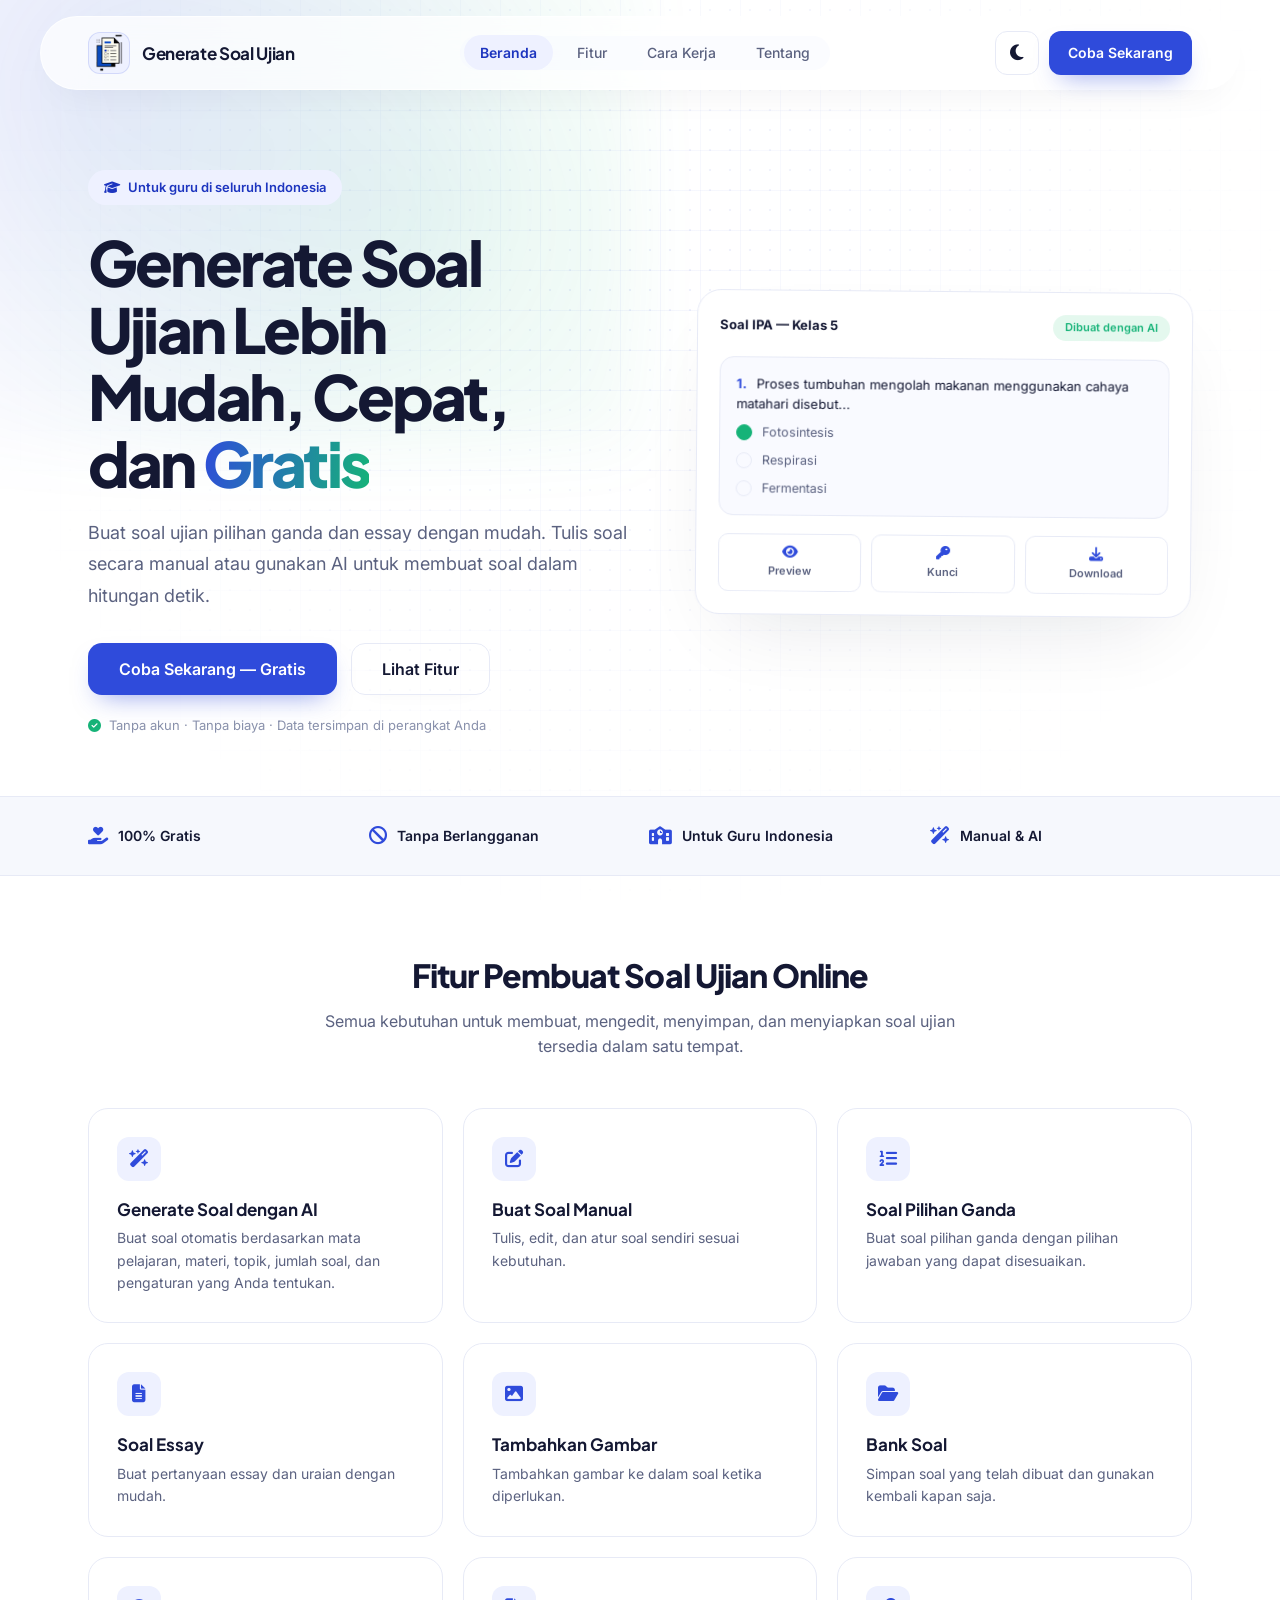
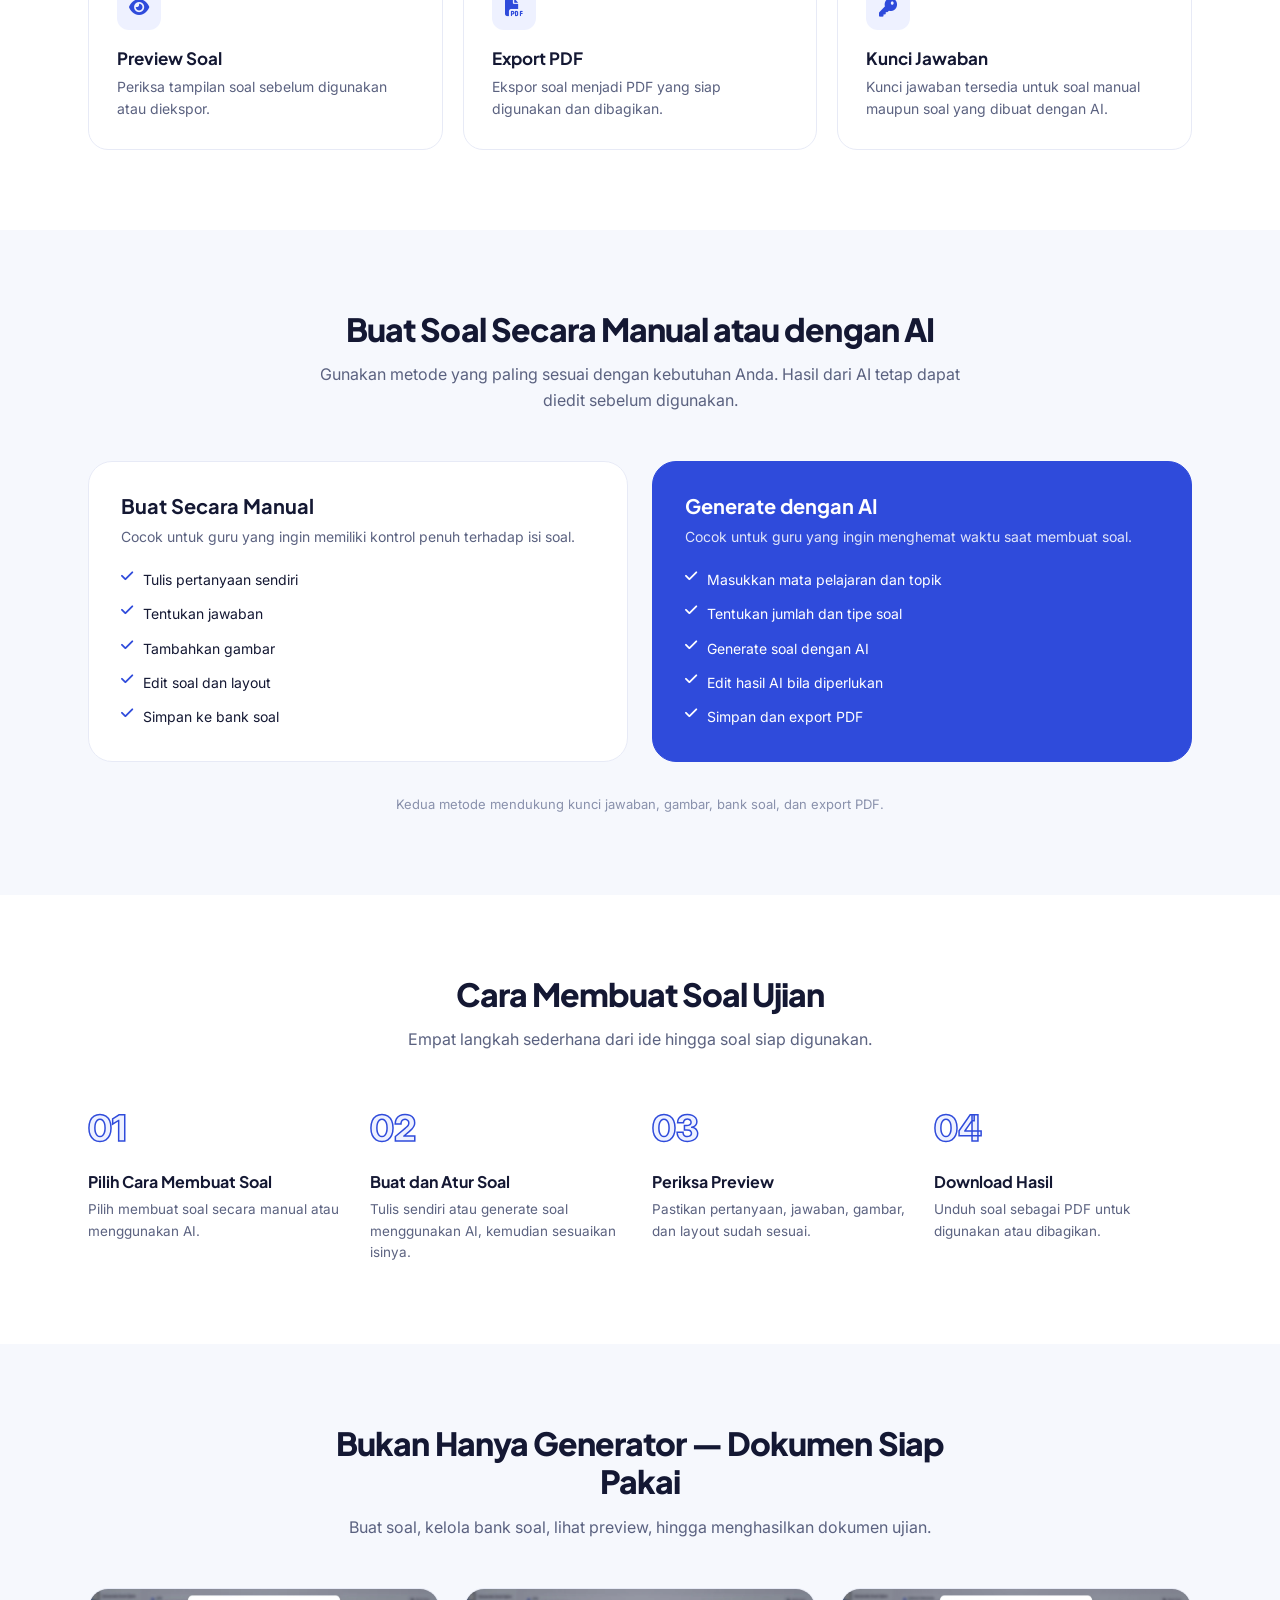
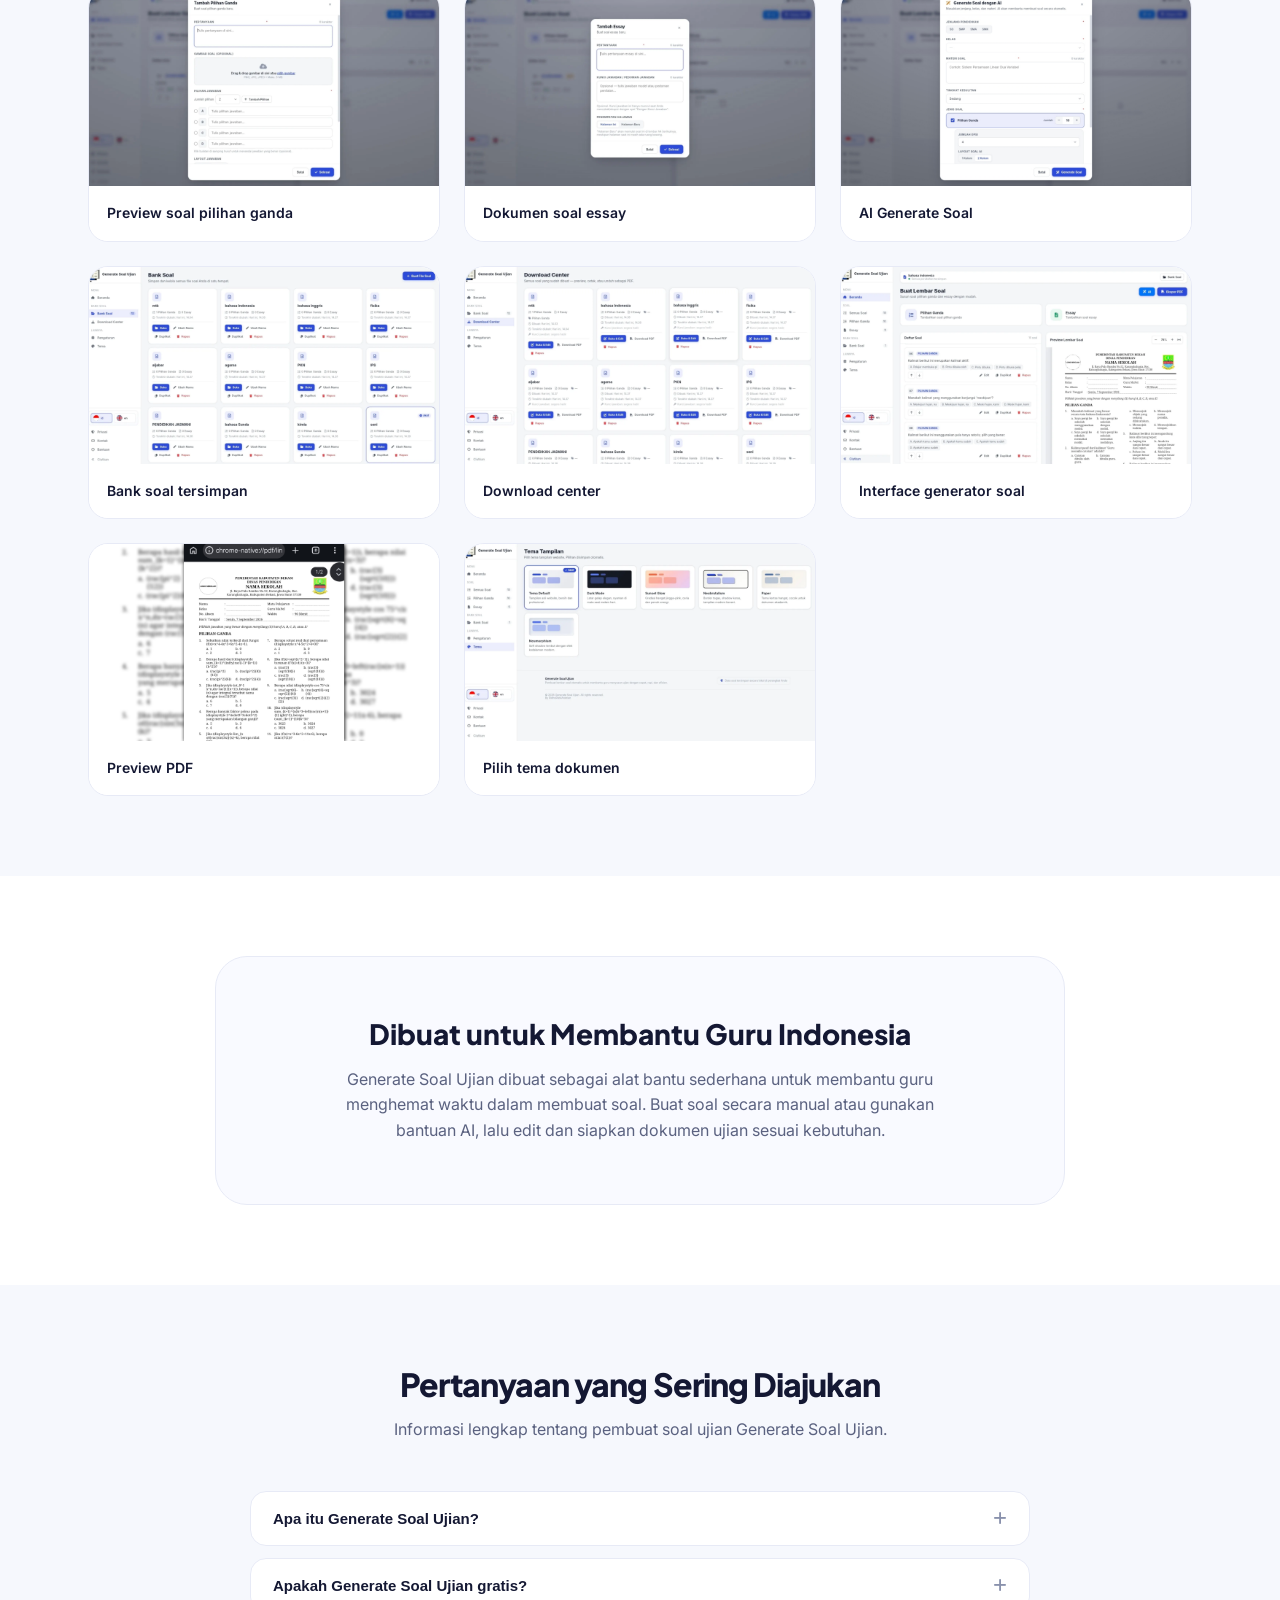
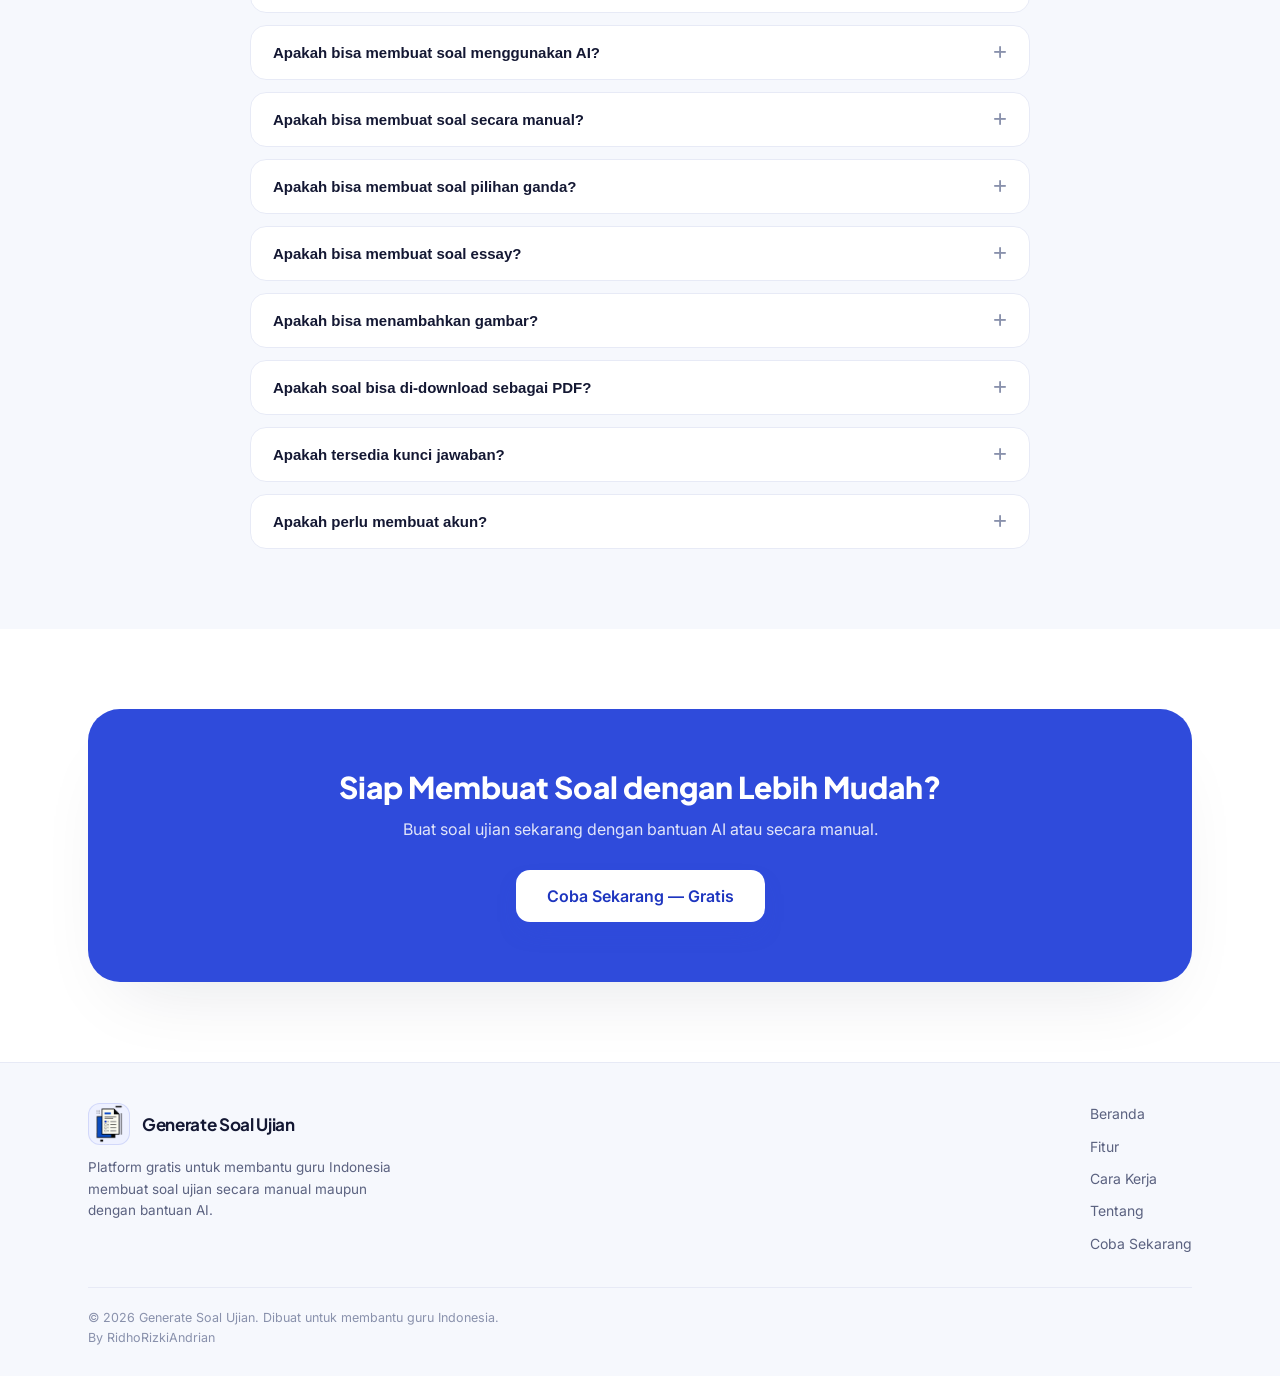
<file: index.html>
<!DOCTYPE html>
<html lang="id-ID">
<head>
  <!-- =========================
       BASIC / SEO
  ========================== -->
  <meta name="google-site-verification" content="b1ZNHB8lfGbb6e_1svlCBEFYH6WfNZKRrjeo1lrGw88" />
  <meta charset="UTF-8">
  <meta name="viewport" content="width=device-width, initial-scale=1.0, viewport-fit=cover">

  <title>Generate Soal Ujian Gratis dengan AI | Pembuat Soal Online</title>

  <meta name="description" content="Generate soal ujian gratis dengan AI. Buat soal pilihan ganda dan essay untuk guru dan siswa, lengkap dengan kunci jawaban, preview, bank soal, dan PDF.">

  <meta name="author" content="Generate Soal Ujian">
  <meta name="keywords" content="generate soal ujian, generator soal ujian, pembuat soal ujian, generator soal AI, soal pilihan ganda, soal essay">
  <meta name="referrer" content="strict-origin-when-cross-origin">
  <meta name="robots" content="index, follow, max-image-preview:large, max-snippet:-1, max-video-preview:-1">

  <link rel="canonical" href="https://www.generatesoalujian.xyz/">

  <!-- Theme -->
  <meta name="theme-color" content="#2f4bdb">
  <meta name="color-scheme" content="light dark">

  <!-- =========================
       FAVICON
  ========================== -->
  <link rel="icon" href="/app/images/favicon-32.png" sizes="32x32" type="image/png">
  <link rel="icon" href="/app/images/side.png" sizes="1080x1080" type="image/png">
  <link rel="apple-touch-icon" href="/app/images/apple-touch-icon.png">

  <link rel="manifest" href="/manifest.json">

  <!-- =========================
       OPEN GRAPH
  ========================== -->
  <meta property="og:type" content="website">
  <meta property="og:site_name" content="Generate Soal Ujian">
  <meta property="og:title" content="Generate Soal Ujian Gratis dengan AI | Pembuat Soal Online">
  <meta property="og:description" content="Buat soal pilihan ganda dan essay dengan AI atau secara manual. Gratis, tanpa akun, dan dapat diekspor menjadi PDF.">
  <meta property="og:url" content="https://www.generatesoalujian.xyz/">
  <meta property="og:locale" content="id_ID">
  <meta property="og:image" content="https://www.generatesoalujian.xyz/app/images/og-cover.jpg">
  <meta property="og:image:width" content="1080">
  <meta property="og:image:height" content="1080">
  <meta property="og:image:type" content="image/jpeg">
  <meta property="og:image:alt" content="Generate soal ujian dengan AI untuk membuat soal pilihan ganda dan essay">
  <meta property="og:image:secure_url" content="https://www.generatesoalujian.xyz/app/images/og-cover.jpg">

  <!-- =========================
       TWITTER / X
  ========================== -->
  <meta name="twitter:card" content="summary_large_image">
  <meta name="twitter:title" content="Generate Soal Ujian Gratis dengan AI | Pembuat Soal Online">
  <meta name="twitter:url" content="https://www.generatesoalujian.xyz/">
  <meta name="twitter:description" content="Buat soal pilihan ganda dan essay dengan AI atau manual. Gratis, tanpa akun, dan siap download PDF.">
  <meta name="twitter:image" content="https://www.generatesoalujian.xyz/app/images/og-cover.jpg">
  <meta name="twitter:image:alt" content="Generate Soal Ujian - Pembuat soal ujian dengan AI">

  <!-- =========================
       PERFORMANCE
  ========================== -->
  <link rel="preconnect" href="https://fonts.googleapis.com">
  <link rel="preconnect" href="https://fonts.gstatic.com" crossorigin>
  <link rel="preconnect" href="https://cdnjs.cloudflare.com" crossorigin>
  <link rel="dns-prefetch" href="//cdnjs.cloudflare.com">

  <!-- CSS non-kritis dimuat secara asinkron (teknik media="print" swap)
       agar tidak memblokir render pertama halaman. Teknik ini dipilih
       daripada rel="preload" agar tidak memicu warning "preloaded but
       not used" di Chrome DevTools Console. -->
  <link
    rel="stylesheet"
    href="https://fonts.googleapis.com/css2?family=Inter:wght@400;500;600&family=Plus+Jakarta+Sans:wght@500;600;700;800&display=swap"
    media="print"
    onload="this.media='all'"
  >
  <noscript>
    <link
      rel="stylesheet"
      href="https://fonts.googleapis.com/css2?family=Inter:wght@400;500;600&family=Plus+Jakarta+Sans:wght@500;600;700;800&display=swap"
    >
  </noscript>

  <link
    rel="preload"
    as="image"
    href="/app/images/side-96.png"
    fetchpriority="high"
  >

  <link
    rel="stylesheet"
    href="https://cdnjs.cloudflare.com/ajax/libs/font-awesome/6.5.1/css/all.min.css"
    media="print"
    onload="this.media='all'"
  >
  <noscript>
    <link
      rel="stylesheet"
      href="https://cdnjs.cloudflare.com/ajax/libs/font-awesome/6.5.1/css/all.min.css"
    >
  </noscript>

  <!-- =========================
       GOOGLE ADSENSE
       Dimuat HANYA saat ada interaksi nyata dari pengguna (scroll,
       tap, gerak mouse, dsb). Sengaja TIDAK ada timer pendek yang
       memaksa iklan dimuat otomatis, karena audit performa (Lighthouse/
       PageSpeed) mengukur beban CPU tepat di jendela waktu setelah
       halaman selesai load — begitu ada timer otomatis di rentang itu,
       skor performa ikut anjlok walau pengguna diam saja. Dengan hanya
       menunggu interaksi asli, skor pengukuran tetap bersih dan
       pengunjung sungguhan (hampir selalu scroll saat membaca) tetap
       mendapat iklan. Fallback 20 detik hanya jaring pengaman untuk
       kasus langka (halaman dibiarkan terbuka tanpa disentuh sama sekali).
  ========================== -->
  <script>
    (function () {
      var loaded = false;

      function loadAdsense() {
        if (loaded) return;
        loaded = true;
        var s = document.createElement("script");
        s.id = "adsbygoogle-js";
        s.async = true;
        s.src = "https://pagead2.googlesyndication.com/pagead/js/adsbygoogle.js?client=ca-pub-7945152467659655";
        s.crossOrigin = "anonymous";
        document.head.appendChild(s);
        interactionEvents.forEach(function (evt) {
          window.removeEventListener(evt, loadAdsense, { passive: true });
        });
      }

      var interactionEvents = ["scroll", "touchstart", "mousemove", "keydown", "click"];

      interactionEvents.forEach(function (evt) {
        window.addEventListener(evt, loadAdsense, { passive: true, once: true });
      });

      window.addEventListener("load", function () {
        setTimeout(loadAdsense, 20000);
      });
    })();
  </script>

  <!-- =========================
       STRUCTURED DATA
  ========================== -->
  <script type="application/ld+json">
{"@context":"https://schema.org","@graph":[{"@type":"Organization","@id":"https://www.generatesoalujian.xyz/#organization","name":"Generate Soal Ujian","url":"https://www.generatesoalujian.xyz/","description":"Platform online untuk membuat dan generate soal ujian pilihan ganda dan essay dengan AI maupun secara manual.","areaServed":{"@type":"Country","name":"Indonesia"},"logo":{"@type":"ImageObject","url":"https://www.generatesoalujian.xyz/app/images/side.png","width":1080,"height":1080}},{"@type":"WebSite","@id":"https://www.generatesoalujian.xyz/#website","url":"https://www.generatesoalujian.xyz/","name":"Generate Soal Ujian","description":"Platform gratis untuk membuat soal ujian pilihan ganda dan essay dengan AI maupun secara manual.","inLanguage":"id-ID","publisher":{"@id":"https://www.generatesoalujian.xyz/#organization"}},{"@type":"WebPage","@id":"https://www.generatesoalujian.xyz/#webpage","url":"https://www.generatesoalujian.xyz/","name":"Generate Soal Ujian Gratis dengan AI","description":"Buat soal ujian pilihan ganda dan essay dengan AI atau secara manual.","isPartOf":{"@id":"https://www.generatesoalujian.xyz/#website"},"about":{"@id":"https://www.generatesoalujian.xyz/#application"},"primaryImageOfPage":{"@type":"ImageObject","url":"https://www.generatesoalujian.xyz/app/images/og-cover.jpg","width":1080,"height":1080},"mainEntity":{"@id":"https://www.generatesoalujian.xyz/#application"},"keywords":"generate soal ujian, generator soal ujian, pembuat soal ujian, generator soal AI","inLanguage":"id-ID"},{"@type":"WebApplication","@id":"https://www.generatesoalujian.xyz/#application","name":"Generate Soal Ujian","url":"https://www.generatesoalujian.xyz/app/","description":"Aplikasi pembuat soal ujian online untuk membuat soal pilihan ganda dan essay menggunakan AI maupun secara manual.","applicationCategory":"EducationalApplication","applicationSubCategory":"Exam Question Generator","operatingSystem":"Any","browserRequirements":"Requires JavaScript and a modern web browser","inLanguage":"id-ID","screenshot":"https://www.generatesoalujian.xyz/app/images/beranda.webp","featureList":["Generate soal ujian dengan AI","Membuat soal secara manual","Soal pilihan ganda","Soal essay","Bank soal","Preview soal","Export PDF","Kunci jawaban"],"isAccessibleForFree":true,"offers":{"@type":"Offer","price":"0","priceCurrency":"IDR"},"publisher":{"@id":"https://www.generatesoalujian.xyz/#organization"}},{"@type":"BreadcrumbList","@id":"https://www.generatesoalujian.xyz/#breadcrumb","itemListElement":[{"@type":"ListItem","position":1,"name":"Beranda","item":"https://www.generatesoalujian.xyz/"}]},{"@type":"FAQPage","@id":"https://www.generatesoalujian.xyz/#faq","inLanguage":"id-ID","mainEntity":[{"@type":"Question","name":"Apa itu Generate Soal Ujian?","acceptedAnswer":{"@type":"Answer","text":"Generate Soal Ujian adalah platform online gratis untuk membantu guru membuat soal ujian secara manual maupun menggunakan AI."}},{"@type":"Question","name":"Apakah Generate Soal Ujian gratis?","acceptedAnswer":{"@type":"Answer","text":"Ya. Generate Soal Ujian dapat digunakan secara gratis tanpa biaya berlangganan."}},{"@type":"Question","name":"Apakah bisa membuat soal menggunakan AI?","acceptedAnswer":{"@type":"Answer","text":"Bisa. Pengguna dapat menentukan mata pelajaran, topik, jumlah soal, dan tipe soal untuk membantu AI membuat soal."}},{"@type":"Question","name":"Apakah bisa membuat soal secara manual?","acceptedAnswer":{"@type":"Answer","text":"Bisa. Pengguna dapat menulis pertanyaan, menentukan jawaban, menambahkan gambar, dan mengatur soal secara manual."}},{"@type":"Question","name":"Apakah bisa membuat soal pilihan ganda?","acceptedAnswer":{"@type":"Answer","text":"Bisa. Pengguna dapat membuat soal pilihan ganda dengan pilihan jawaban yang dapat disesuaikan."}},{"@type":"Question","name":"Apakah bisa membuat soal essay?","acceptedAnswer":{"@type":"Answer","text":"Bisa. Platform mendukung pembuatan soal essay dan pertanyaan uraian."}},{"@type":"Question","name":"Apakah bisa menambahkan gambar?","acceptedAnswer":{"@type":"Answer","text":"Bisa. Gambar dapat ditambahkan ke dalam soal jika diperlukan."}},{"@type":"Question","name":"Apakah soal bisa di-download sebagai PDF?","acceptedAnswer":{"@type":"Answer","text":"Bisa. Soal yang dibuat dapat diekspor menjadi dokumen PDF."}},{"@type":"Question","name":"Apakah tersedia kunci jawaban?","acceptedAnswer":{"@type":"Answer","text":"Ya. Kunci jawaban tersedia untuk soal yang dibuat secara manual maupun dengan bantuan AI."}},{"@type":"Question","name":"Apakah perlu membuat akun?","acceptedAnswer":{"@type":"Answer","text":"Tidak perlu membuat akun untuk mulai menggunakan Generate Soal Ujian."}}]}]}
  </script>

  <style>
:root{--primary:#2f4bdb;--primary-dark:#1d35bf;--primary-soft:#eef1ff;--accent:#16b378;--accent-soft:#e4f8ee;--ink:#141833;--ink-soft:#5b6280;--ink-faint:#8991ac;--bg:#fff;--bg-soft:#f6f8fd;--bg-pattern-line:rgba(47,75,219,.07);--bg-pattern-dot:rgba(47,75,219,.12);--bg-glow-primary:rgba(47,75,219,.12);--bg-glow-accent:rgba(22,179,120,.10);--border:#e7eaf6;--card-bg:#fff;--card-bg-soft:#f9faff;--navbar-bg:rgba(255,255,255,.75);--navbar-border:rgba(255,255,255,.65);--shadow-color:rgba(20,24,51,.08);--shadow-lg-color:rgba(20,24,51,.12);--radius:16px;--radius-lg:28px;--shadow-sm:0 8px 24px -18px var(--shadow-color);--shadow:0 22px 55px -28px var(--shadow-color);--shadow-lg:0 35px 80px -35px var(--shadow-lg-color);--container:1160px;--btn-height:48px;--btn-radius:14px;--transition:220ms cubic-bezier(.2,.8,.2,1)}body.dark-mode{--primary:#6c8aff;--primary-dark:#8ba3ff;--primary-soft:#1e2a5a;--accent:#34d399;--accent-soft:#0d3329;--ink:#f0f2ff;--ink-soft:#a6b0d0;--ink-faint:#7a83a6;--bg:#0b0e1a;--bg-soft:#111527;--bg-pattern-line:rgba(255,255,255,.04);--bg-pattern-dot:rgba(255,255,255,.07);--bg-glow-primary:rgba(108,138,255,.10);--bg-glow-accent:rgba(52,211,153,.08);--border:#222a44;--card-bg:#151b32;--card-bg-soft:#1b2140;--navbar-bg:rgba(15,18,38,.75);--navbar-border:rgba(255,255,255,.08);--shadow-color:rgba(0,0,0,.35);--shadow-lg-color:rgba(0,0,0,.5)}*{box-sizing:border-box;margin:0;padding:0}html{scroll-behavior:smooth;-webkit-text-size-adjust:100%}body{font-family:'Inter',system-ui,sans-serif;color:var(--ink);background:var(--bg);line-height:1.6;-webkit-font-smoothing:antialiased;overflow-x:hidden;transition:background .4s ease,color .3s ease;position:relative}body::before{content:"";position:fixed;inset:0;pointer-events:none;z-index:-1;background-image:linear-gradient(var(--bg-pattern-line) 1px,transparent 1px),linear-gradient(90deg,var(--bg-pattern-line) 1px,transparent 1px),radial-gradient(var(--bg-pattern-dot) 1.2px,transparent 1.2px);background-size:40px 40px,40px 40px,20px 20px;background-position:center,center,0 0;mask-image:radial-gradient(ellipse at 50% 30%,rgba(0,0,0,.7) 0%,transparent 75%);-webkit-mask-image:radial-gradient(ellipse at 50% 30%,rgba(0,0,0,.7) 0%,transparent 75%)}body::after{content:"";position:fixed;top:-10%;left:-10%;width:60%;height:60%;pointer-events:none;z-index:-1;background:radial-gradient(circle at 30% 30%,var(--bg-glow-primary),transparent 70%),radial-gradient(circle at 70% 60%,var(--bg-glow-accent),transparent 70%);filter:blur(30px);animation:floatGlow 18s ease-in-out infinite alternate}@keyframes floatGlow{from{transform:translate(0,0) scale(1)}to{transform:translate(4%,6%) scale(1.05)}}img{max-width:100%;display:block}a{color:inherit;text-decoration:none}h1,h2,h3,.brand-name{font-family:'Plus Jakarta Sans',sans-serif;line-height:1.2;color:var(--ink)}.wrap{max-width:var(--container);margin:0 auto;padding:0 28px;position:relative}:focus-visible{outline:3px solid var(--primary);outline-offset:3px;border-radius:6px}.btn{display:inline-flex;align-items:center;justify-content:center;gap:8px;height:var(--btn-height);padding:0 24px;border-radius:var(--btn-radius);font-weight:600;font-size:15px;line-height:1;border:1px solid transparent;cursor:pointer;transition:transform var(--transition),box-shadow var(--transition),background var(--transition),border-color var(--transition);white-space:nowrap}.btn:active{transform:scale(.97)}.btn-primary{background:var(--primary);color:#fff;box-shadow:0 12px 26px -12px rgba(47,75,219,.55);position:relative;overflow:hidden}.btn-primary:hover{background:var(--primary-dark);transform:translateY(-2px);box-shadow:0 16px 28px -12px rgba(47,75,219,.7)}.btn-ghost{background:transparent;color:var(--ink);border-color:var(--border);box-shadow:var(--shadow-sm)}.btn-ghost:hover{border-color:var(--primary);color:var(--primary);background:var(--primary-soft);transform:translateY(-2px)}.btn-lg{height:52px;padding:0 30px;font-size:16px}.skip-link{position:absolute;left:-999px;top:0;background:var(--primary);color:#fff;padding:10px 18px;border-radius:0 0 12px 0;z-index:200}.skip-link:focus{left:0}.navbar{position:sticky;top:16px;z-index:120;margin:16px auto 0;max-width:calc(var(--container) + 40px);border-radius:999px;background:var(--navbar-bg);backdrop-filter:blur(22px);-webkit-backdrop-filter:blur(22px);border:1px solid var(--navbar-border);box-shadow:0 16px 40px -20px var(--shadow-color)}.navbar .wrap{display:flex;align-items:center;justify-content:space-between;height:72px}.brand{display:flex;align-items:center;gap:12px}.brand-mark{width:42px;height:42px;border-radius:12px;background:var(--primary-soft);display:flex;align-items:center;justify-content:center;overflow:hidden;flex-shrink:0;border:1px solid rgba(47,75,219,.15)}.brand-mark img{width:100%;height:100%;object-fit:contain;border-radius:10px}.brand-name{font-weight:700;font-size:17px;letter-spacing:-.02em}.nav-links{display:flex;align-items:center;gap:8px;list-style:none;margin:0;padding:4px;background:rgba(239,241,255,.25);border-radius:999px}.nav-links a{padding:9px 16px;border-radius:999px;font-weight:500;font-size:14px;color:var(--ink-soft);transition:all var(--transition)}.nav-links a:hover{color:var(--primary);background:var(--card-bg)}.nav-links a.active{background:var(--primary-soft);color:var(--primary-dark);font-weight:600}.nav-cta{display:flex;align-items:center;gap:10px}.nav-cta .btn{height:44px;padding:0 18px;border-radius:12px;font-size:14px}.theme-toggle{background:var(--card-bg);border:1px solid var(--border);color:var(--ink);width:44px;height:44px;border-radius:12px;display:flex;align-items:center;justify-content:center;cursor:pointer;transition:all var(--transition);font-size:18px;box-shadow:var(--shadow-sm)}.theme-toggle:hover{border-color:var(--primary);color:var(--primary);background:var(--primary-soft)}.bottom-nav{display:none;position:fixed;bottom:calc(14px + env(safe-area-inset-bottom));left:16px;right:16px;z-index:150;background:var(--navbar-bg);backdrop-filter:blur(22px);-webkit-backdrop-filter:blur(22px);border:1px solid var(--navbar-border);border-radius:999px;box-shadow:0 18px 35px -15px var(--shadow-color);justify-content:space-around;padding:8px 10px;gap:6px}.bottom-nav a{display:flex;flex-direction:column;align-items:center;justify-content:center;gap:3px;padding:8px 14px;border-radius:30px;font-size:11px;font-weight:600;color:var(--ink-soft);min-width:58px}.bottom-nav a i{font-size:18px;color:var(--ink-faint)}.bottom-nav a.active{background:var(--primary-soft);color:var(--primary-dark)}.bottom-nav a.active i{color:var(--primary)}.hero{position:relative;padding:80px 0 60px;overflow:hidden}.hero .wrap{position:relative;z-index:1;display:grid;grid-template-columns:1.05fr .95fr;gap:60px;align-items:center}.hero-badge{display:inline-flex;align-items:center;gap:8px;background:var(--primary-soft);color:var(--primary-dark);font-size:13px;font-weight:600;padding:7px 16px;border-radius:999px;margin-bottom:24px}.hero h1{font-size:clamp(40px,5.5vw,62px);font-weight:800;letter-spacing:-.045em;line-height:1.08;max-width:12ch}.text-gradient{background:linear-gradient(100deg,var(--primary),var(--accent));-webkit-background-clip:text;background-clip:text;color:transparent}.hero p.sub{margin-top:20px;font-size:18px;color:var(--ink-soft);max-width:52ch;line-height:1.75}.hero-actions{display:flex;gap:14px;margin-top:32px;flex-wrap:wrap}.hero-note{margin-top:20px;font-size:13px;color:var(--ink-faint);display:flex;align-items:center;gap:8px}.hero-note i{color:var(--accent)}.mock{position:relative;perspective:1000px}.mock-card{background:var(--card-bg);border:1px solid var(--border);border-radius:24px;box-shadow:var(--shadow-lg);padding:22px;transform:rotate(.5deg);transform-style:preserve-3d;will-change:transform}.mock-topbar{display:flex;align-items:center;justify-content:space-between;margin-bottom:18px}.mock-title{font-size:13px;font-weight:700}.mock-pill{font-size:11px;font-weight:600;background:var(--accent-soft);color:var(--accent);padding:4px 12px;border-radius:999px}.mock-q{border:1px solid var(--border);border-radius:14px;padding:16px;margin-bottom:12px;font-size:13px;background:var(--card-bg-soft)}.mock-q .qnum{color:var(--primary);font-weight:700;margin-right:6px}.mock-opt{display:flex;align-items:center;gap:10px;font-size:12.5px;color:var(--ink-soft);margin-top:8px}.mock-opt span.dot{width:16px;height:16px;border-radius:50%;border:1.5px solid var(--border);flex-shrink:0}.mock-opt.correct span.dot{background:var(--accent);border-color:var(--accent)}.mock-foot{display:flex;gap:10px;margin-top:18px}.mock-chip{flex:1;text-align:center;font-size:11px;font-weight:600;color:var(--ink-soft);border:1px solid var(--border);border-radius:10px;padding:10px 4px;background:var(--card-bg)}.mock-chip i{display:block;margin-bottom:4px;color:var(--primary);font-size:14px}section{padding:80px 0;scroll-margin-top:100px;position:relative}.section-head{max-width:680px;margin:0 auto 48px;text-align:center}.section-head h2{font-size:32px;font-weight:800;letter-spacing:-.03em}.section-head p{margin-top:14px;color:var(--ink-soft);font-size:16px}.trust{border-top:1px solid var(--border);border-bottom:1px solid var(--border);background:var(--bg-soft);padding:28px 0}.trust .wrap{display:grid;grid-template-columns:repeat(4,1fr);gap:18px}.trust-item{display:flex;align-items:center;gap:10px;font-weight:600;font-size:14px}.trust-item i{color:var(--primary);font-size:18px}.feat-grid{display:grid;grid-template-columns:repeat(3,1fr);gap:20px}.feat-card{background:var(--card-bg);border:1px solid var(--border);border-radius:20px;padding:28px;transition:transform var(--transition),box-shadow var(--transition),border-color var(--transition)}.feat-card:hover{transform:translateY(-6px);box-shadow:var(--shadow);border-color:var(--primary-soft)}.feat-card .icon{width:44px;height:44px;border-radius:12px;background:var(--primary-soft);color:var(--primary);display:flex;align-items:center;justify-content:center;font-size:18px;margin-bottom:18px}.feat-card h3{font-size:17px;font-weight:700;margin-bottom:8px}.feat-card p{font-size:14px;color:var(--ink-soft);line-height:1.6}.compare{display:grid;grid-template-columns:1fr 1fr;gap:24px}.compare-card{border-radius:24px;padding:32px;border:1px solid var(--border)}.compare-card.manual{background:var(--card-bg)}.compare-card.ai{background:var(--primary);color:#fff;border-color:var(--primary)}.compare-card h3{font-size:20px;font-weight:700;margin-bottom:8px}.compare-card.ai h3{color:#fff}.compare-card .lead{font-size:14px;margin-bottom:20px}.compare-card.manual .lead{color:var(--ink-soft)}.compare-card.ai .lead{color:rgba(255,255,255,.85)}.compare-card ul{list-style:none;display:flex;flex-direction:column;gap:12px}.compare-card li{display:flex;align-items:flex-start;gap:10px;font-size:14px}.compare-card.manual li i,.compare-card.ai li i{color:#fff}.compare-card.manual li i{color:var(--primary)}.compare-note{grid-column:1/-1;text-align:center;font-size:13px;color:var(--ink-faint);margin-top:8px}.steps{display:grid;grid-template-columns:repeat(4,1fr);gap:24px}.step .num{font-size:36px;font-weight:800;color:var(--primary-soft);-webkit-text-stroke:1.5px var(--primary);display:block;margin-bottom:14px}.step h3{font-size:16px;font-weight:700;margin-bottom:8px}.step p{font-size:13.5px;color:var(--ink-soft)}.showcase-grid{display:grid;grid-template-columns:repeat(3,1fr);gap:24px}.showcase-card{border-radius:20px;overflow:hidden;background:var(--card-bg);border:1px solid var(--border);transition:transform var(--transition),box-shadow var(--transition)}.showcase-card:hover{transform:translateY(-6px);box-shadow:var(--shadow)}.showcase-preview{height:0;padding-bottom:56.25%;position:relative;overflow:hidden;background:var(--bg-soft)}.showcase-preview img{position:absolute;inset:0;width:100%;height:100%;object-fit:cover}.showcase-label{padding:16px 18px;font-weight:600;font-size:14px;background:var(--card-bg)}.for-teachers{background:var(--card-bg-soft);border-radius:32px;padding:60px 32px;text-align:center;max-width:850px;margin:0 auto;border:1px solid var(--border)}.for-teachers h2{font-size:28px;font-weight:800;margin-bottom:16px}.for-teachers p{font-size:16px;color:var(--ink-soft);max-width:60ch;margin:0 auto}.faq-list{max-width:780px;margin:0 auto;display:flex;flex-direction:column;gap:12px}.faq-item{border:1px solid var(--border);border-radius:16px;background:var(--card-bg)}.faq-item.open{box-shadow:var(--shadow)}.faq-q{width:100%;text-align:left;background:none;border:none;padding:18px 22px;font-size:15px;font-weight:600;color:var(--ink);display:flex;justify-content:space-between;align-items:center;gap:12px;cursor:pointer}.faq-q i{color:var(--ink-faint);transition:transform .3s ease,color .3s ease}.faq-item.open .faq-q i{transform:rotate(45deg);color:var(--primary)}.faq-a{max-height:0;overflow:hidden;transition:max-height .3s ease}.faq-a p{padding:0 22px 20px;font-size:14px;color:var(--ink-soft)}.faq-item.open .faq-a{max-height:240px}.final-cta{background:var(--primary);border-radius:32px;padding:60px 32px;text-align:center;color:#fff;box-shadow:var(--shadow-lg)}.final-cta h2{color:#fff;font-size:30px;font-weight:800}.final-cta p{color:rgba(255,255,255,.85);margin-top:12px;font-size:16px}.final-cta .btn-primary{background:#fff;color:var(--primary-dark)}footer.site-footer{border-top:1px solid var(--border);padding:40px 0 28px;background:var(--bg-soft)}.footer-top{display:flex;justify-content:space-between;gap:32px;flex-wrap:wrap}.footer-brand p.desc{margin-top:12px;font-size:13.5px;color:var(--ink-soft);max-width:36ch}.footer-links{display:flex;flex-direction:column;gap:10px}.footer-links a{font-size:14px;color:var(--ink-soft)}.footer-links a:hover{color:var(--primary)}.footer-bottom{margin-top:32px;padding-top:20px;border-top:1px solid var(--border);font-size:12.5px;color:var(--ink-faint)}.reveal{opacity:0;transform:translateY(26px);transition:opacity .7s ease,transform .7s ease}.reveal.is-visible{opacity:1;transform:translateY(0)}@media (max-width:900px){.nav-links,.nav-cta .btn{display:none}.navbar{top:10px;margin:10px auto 0;max-width:calc(100% - 28px)}.navbar .wrap{height:64px}.bottom-nav{display:flex}body{padding-bottom:80px !important}.hero .wrap{grid-template-columns:1fr;gap:40px}.hero{padding:50px 0 40px}.hero h1{font-size:38px}.mock-card{transform:none}.feat-grid{grid-template-columns:1fr 1fr}.steps{grid-template-columns:1fr 1fr}.showcase-grid{grid-template-columns:1fr 1fr}}@media (max-width:800px){.trust .wrap{grid-template-columns:1fr 1fr}.compare{grid-template-columns:1fr}}@media (max-width:640px){.wrap{padding:0 18px}section{padding:56px 0}.section-head h2{font-size:26px}.feat-grid,.steps,.showcase-grid{grid-template-columns:1fr}.trust .wrap{grid-template-columns:1fr}.for-teachers{padding:40px 22px}}@media (prefers-reduced-motion:reduce){*,*::before,*::after{animation-duration:.01ms !important;transition-duration:.01ms !important;scroll-behavior:auto !important}.reveal{opacity:1 !important;transform:none !important}}
  </style>
</head>

<body>

  <a href="#main" class="skip-link">
    Langsung ke konten utama
  </a>

  <!-- =========================
       NAVIGATION
  ========================== -->

  <header class="navbar" id="navbar">
    <div class="wrap">

      <a
        href="#top"
        class="brand"
        aria-label="Generate Soal Ujian - Beranda"
      >
        <span class="brand-mark">
          <img
            src="/app/images/side-96.png"
            width="48"
            height="48"
            alt="Logo Generate Soal Ujian"
            fetchpriority="high"
          >
        </span>

        <span class="brand-name">
          Generate Soal Ujian
        </span>
      </a>

      <nav aria-label="Navigasi utama">
        <ul class="nav-links" id="desktopNavLinks">

          <li>
            <a href="#top" class="active">
              Beranda
            </a>
          </li>

          <li>
            <a href="#fitur">
              Fitur
            </a>
          </li>

          <li>
            <a href="#cara-kerja">
              Cara Kerja
            </a>
          </li>

          <li>
            <a href="#tentang">
              Tentang
            </a>
          </li>

        </ul>
      </nav>

      <div class="nav-cta">

        <button
          type="button"
          class="theme-toggle"
          id="themeToggle"
          aria-label="Ganti mode gelap dan terang"
          title="Mode Gelap/Terang"
        >
          <i class="fa-solid fa-moon" aria-hidden="true"></i>
        </button>

        <a
          href="/app/"
          class="btn btn-primary"
          style="height:44px;"
          aria-label="Mulai membuat soal ujian"
        >
          Coba Sekarang
        </a>

      </div>

    </div>
  </header>


  <!-- MOBILE NAVIGATION -->

  <nav
    class="bottom-nav"
    id="bottomNav"
    aria-label="Navigasi mobile"
  >

    <a href="#top" class="active">
      <i class="fa-solid fa-house" aria-hidden="true"></i>
      <span>Beranda</span>
    </a>

    <a href="#fitur">
      <i class="fa-solid fa-star" aria-hidden="true"></i>
      <span>Fitur</span>
    </a>

    <a href="#cara-kerja">
      <i class="fa-solid fa-route" aria-hidden="true"></i>
      <span>Cara</span>
    </a>

    <a href="#tentang">
      <i class="fa-solid fa-circle-info" aria-hidden="true"></i>
      <span>Tentang</span>
    </a>

  </nav>


  <noscript>
    <div style="max-width:1160px;margin:16px auto;padding:12px 18px;font-family:system-ui,sans-serif;">
      JavaScript dinonaktifkan. Anda tetap dapat membaca informasi tentang generate soal ujian di halaman ini, tetapi fitur interaktif seperti mode tema dan FAQ memerlukan JavaScript.
    </div>
  </noscript>

  <main id="main">

    <!-- =========================
         HERO
    ========================== -->

    <section
      class="hero"
      id="top"
      data-nav="top"
      aria-labelledby="hero-title"
    >

      <div class="wrap">

        <div>

          <span class="hero-badge">
            <i class="fa-solid fa-graduation-cap" aria-hidden="true"></i>
            Untuk guru di seluruh Indonesia
          </span>

          <h1 id="hero-title">
            Generate Soal Ujian Lebih Mudah, Cepat, dan
            <span class="text-gradient">Gratis</span>
          </h1>

          <p class="sub">
            Buat soal ujian pilihan ganda dan essay dengan mudah.
            Tulis soal secara manual atau gunakan AI untuk membuat
            soal dalam hitungan detik.
          </p>

          <div class="hero-actions">

            <a
              href="/app/"
              class="btn btn-primary btn-lg"
              aria-label="Mulai membuat soal ujian gratis"
            >
              Coba Sekarang — Gratis
            </a>

            <a
              href="#fitur"
              class="btn btn-ghost btn-lg"
            >
              Lihat Fitur
            </a>

          </div>

          <p class="hero-note">
            <i
              class="fa-solid fa-circle-check"
              aria-hidden="true"
            ></i>

            Tanpa akun · Tanpa biaya · Data tersimpan di perangkat Anda
          </p>

        </div>


        <!-- PRODUCT PREVIEW -->

        <div
          class="mock"
          aria-label="Contoh tampilan soal ujian yang dibuat menggunakan AI"
        >

          <div class="mock-card">

            <div class="mock-topbar">

              <span class="mock-title">
                Soal IPA — Kelas 5
              </span>

              <span class="mock-pill">
                Dibuat dengan AI
              </span>

            </div>

            <div class="mock-q">

              <p>
                <span class="qnum">1.</span>
                Proses tumbuhan mengolah makanan menggunakan cahaya
                matahari disebut...
              </p>

              <div class="mock-opt correct">
                <span class="dot"></span>
                Fotosintesis
              </div>

              <div class="mock-opt">
                <span class="dot"></span>
                Respirasi
              </div>

              <div class="mock-opt">
                <span class="dot"></span>
                Fermentasi
              </div>

            </div>

            <div class="mock-foot">

              <div class="mock-chip">
                <i class="fa-solid fa-eye" aria-hidden="true"></i>
                Preview
              </div>

              <div class="mock-chip">
                <i class="fa-solid fa-key" aria-hidden="true"></i>
                Kunci
              </div>

              <div class="mock-chip">
                <i class="fa-solid fa-download" aria-hidden="true"></i>
                Download
              </div>

            </div>

          </div>

        </div>

      </div>

    </section>


    <!-- =========================
         TRUST
    ========================== -->

    <section
      class="trust"
      aria-label="Keunggulan Generate Soal Ujian"
    >

      <div class="wrap">

        <div class="trust-item">
          <i class="fa-solid fa-hand-holding-heart" aria-hidden="true"></i>
          <span>100% Gratis</span>
        </div>

        <div class="trust-item">
          <i class="fa-solid fa-ban" aria-hidden="true"></i>
          <span>Tanpa Berlangganan</span>
        </div>

        <div class="trust-item">
          <i class="fa-solid fa-school" aria-hidden="true"></i>
          <span>Untuk Guru Indonesia</span>
        </div>

        <div class="trust-item">
          <i class="fa-solid fa-wand-magic-sparkles" aria-hidden="true"></i>
          <span>Manual & AI</span>
        </div>

      </div>

    </section>


    <!-- =========================
         FITUR
    ========================== -->

    <section
      id="fitur"
      data-nav="fitur"
      aria-labelledby="fitur-title"
    >

      <div class="wrap">

        <div class="section-head">

          <h2 id="fitur-title">
            Fitur Pembuat Soal Ujian Online
          </h2>

          <p>
            Semua kebutuhan untuk membuat, mengedit, menyimpan,
            dan menyiapkan soal ujian tersedia dalam satu tempat.
          </p>

        </div>


        <div class="feat-grid">

          <article class="feat-card">
            <div class="icon">
              <i class="fa-solid fa-wand-magic-sparkles" aria-hidden="true"></i>
            </div>
            <h3>Generate Soal dengan AI</h3>
            <p>
              Buat soal otomatis berdasarkan mata pelajaran,
              materi, topik, jumlah soal, dan pengaturan yang Anda tentukan.
            </p>
          </article>

          <article class="feat-card">
            <div class="icon">
              <i class="fa-solid fa-pen-to-square" aria-hidden="true"></i>
            </div>
            <h3>Buat Soal Manual</h3>
            <p>
              Tulis, edit, dan atur soal sendiri sesuai kebutuhan.
            </p>
          </article>

          <article class="feat-card">
            <div class="icon">
              <i class="fa-solid fa-list-ol" aria-hidden="true"></i>
            </div>
            <h3>Soal Pilihan Ganda</h3>
            <p>
              Buat soal pilihan ganda dengan pilihan jawaban
              yang dapat disesuaikan.
            </p>
          </article>

          <article class="feat-card">
            <div class="icon">
              <i class="fa-solid fa-file-lines" aria-hidden="true"></i>
            </div>
            <h3>Soal Essay</h3>
            <p>
              Buat pertanyaan essay dan uraian dengan mudah.
            </p>
          </article>

          <article class="feat-card">
            <div class="icon">
              <i class="fa-solid fa-image" aria-hidden="true"></i>
            </div>
            <h3>Tambahkan Gambar</h3>
            <p>
              Tambahkan gambar ke dalam soal ketika diperlukan.
            </p>
          </article>

          <article class="feat-card">
            <div class="icon">
              <i class="fa-solid fa-folder-open" aria-hidden="true"></i>
            </div>
            <h3>Bank Soal</h3>
            <p>
              Simpan soal yang telah dibuat dan gunakan kembali
              kapan saja.
            </p>
          </article>

          <article class="feat-card">
            <div class="icon">
              <i class="fa-solid fa-eye" aria-hidden="true"></i>
            </div>
            <h3>Preview Soal</h3>
            <p>
              Periksa tampilan soal sebelum digunakan atau diekspor.
            </p>
          </article>

          <article class="feat-card">
            <div class="icon">
              <i class="fa-solid fa-file-pdf" aria-hidden="true"></i>
            </div>
            <h3>Export PDF</h3>
            <p>
              Ekspor soal menjadi PDF yang siap digunakan dan dibagikan.
            </p>
          </article>

          <article class="feat-card">
            <div class="icon">
              <i class="fa-solid fa-key" aria-hidden="true"></i>
            </div>
            <h3>Kunci Jawaban</h3>
            <p>
              Kunci jawaban tersedia untuk soal manual maupun
              soal yang dibuat dengan AI.
            </p>
          </article>

        </div>

      </div>

    </section>


    <!-- =========================
         MANUAL VS AI
    ========================== -->

    <section
      style="background:var(--bg-soft);"
      aria-labelledby="compare-title"
    >

      <div class="wrap">

        <div class="section-head">

          <h2 id="compare-title">
            Buat Soal Secara Manual atau dengan AI
          </h2>

          <p>
            Gunakan metode yang paling sesuai dengan kebutuhan Anda.
            Hasil dari AI tetap dapat diedit sebelum digunakan.
          </p>

        </div>


        <div class="compare">

          <article class="compare-card manual">

            <h3>
              Buat Secara Manual
            </h3>

            <p class="lead">
              Cocok untuk guru yang ingin memiliki kontrol penuh
              terhadap isi soal.
            </p>

            <ul>

              <li>
                <i class="fa-solid fa-check" aria-hidden="true"></i>
                <span>Tulis pertanyaan sendiri</span>
              </li>

              <li>
                <i class="fa-solid fa-check" aria-hidden="true"></i>
                <span>Tentukan jawaban</span>
              </li>

              <li>
                <i class="fa-solid fa-check" aria-hidden="true"></i>
                <span>Tambahkan gambar</span>
              </li>

              <li>
                <i class="fa-solid fa-check" aria-hidden="true"></i>
                <span>Edit soal dan layout</span>
              </li>

              <li>
                <i class="fa-solid fa-check" aria-hidden="true"></i>
                <span>Simpan ke bank soal</span>
              </li>

            </ul>

          </article>


          <article class="compare-card ai">

            <h3>
              Generate dengan AI
            </h3>

            <p class="lead">
              Cocok untuk guru yang ingin menghemat waktu
              saat membuat soal.
            </p>

            <ul>

              <li>
                <i class="fa-solid fa-check" aria-hidden="true"></i>
                <span>Masukkan mata pelajaran dan topik</span>
              </li>

              <li>
                <i class="fa-solid fa-check" aria-hidden="true"></i>
                <span>Tentukan jumlah dan tipe soal</span>
              </li>

              <li>
                <i class="fa-solid fa-check" aria-hidden="true"></i>
                <span>Generate soal dengan AI</span>
              </li>

              <li>
                <i class="fa-solid fa-check" aria-hidden="true"></i>
                <span>Edit hasil AI bila diperlukan</span>
              </li>

              <li>
                <i class="fa-solid fa-check" aria-hidden="true"></i>
                <span>Simpan dan export PDF</span>
              </li>

            </ul>

          </article>


          <p class="compare-note">
            Kedua metode mendukung kunci jawaban, gambar,
            bank soal, dan export PDF.
          </p>

        </div>

      </div>

    </section>


    <!-- =========================
         CARA KERJA
    ========================== -->

    <section
      id="cara-kerja"
      data-nav="cara-kerja"
      aria-labelledby="cara-title"
    >

      <div class="wrap">

        <div class="section-head">

          <h2 id="cara-title">
            Cara Membuat Soal Ujian
          </h2>

          <p>
            Empat langkah sederhana dari ide hingga soal siap digunakan.
          </p>

        </div>


        <div class="steps">

          <article class="step">
            <span class="num">01</span>
            <h3>Pilih Cara Membuat Soal</h3>
            <p>
              Pilih membuat soal secara manual atau menggunakan AI.
            </p>
          </article>

          <article class="step">
            <span class="num">02</span>
            <h3>Buat dan Atur Soal</h3>
            <p>
              Tulis sendiri atau generate soal menggunakan AI,
              kemudian sesuaikan isinya.
            </p>
          </article>

          <article class="step">
            <span class="num">03</span>
            <h3>Periksa Preview</h3>
            <p>
              Pastikan pertanyaan, jawaban, gambar, dan layout
              sudah sesuai.
            </p>
          </article>

          <article class="step">
            <span class="num">04</span>
            <h3>Download Hasil</h3>
            <p>
              Unduh soal sebagai PDF untuk digunakan atau dibagikan.
            </p>
          </article>

        </div>

      </div>

    </section>


    <!-- =========================
         SHOWCASE
    ========================== -->

    <section
      style="background:var(--bg-soft);"
      aria-labelledby="showcase-title"
    >

      <div class="wrap">

        <div class="section-head">

          <h2 id="showcase-title">
            Bukan Hanya Generator — Dokumen Siap Pakai
          </h2>

          <p>
            Buat soal, kelola bank soal, lihat preview,
            hingga menghasilkan dokumen ujian.
          </p>

        </div>


        <div class="showcase-grid">

          <article class="showcase-card">

            <div class="showcase-preview">
              <img
                src="/app/images/soal.webp"
                width="1920"
                height="1080"
                alt="Preview soal ujian pilihan ganda yang dibuat dengan Generate Soal Ujian"
                loading="lazy"
                decoding="async"
              >
            </div>

            <div class="showcase-label">
              Preview soal pilihan ganda
            </div>

          </article>


          <article class="showcase-card">

            <div class="showcase-preview">
              <img
                src="/app/images/essay.webp"
                width="1920"
                height="1080"
                alt="Preview dokumen soal essay dari Generate Soal Ujian"
                loading="lazy"
                decoding="async"
              >
            </div>

            <div class="showcase-label">
              Dokumen soal essay
            </div>

          </article>


          <article class="showcase-card">

            <div class="showcase-preview">
              <img
                src="/app/images/AI.webp"
                width="1920"
                height="1080"
                alt="Tampilan generator soal ujian AI untuk membuat soal otomatis"
                loading="lazy"
                decoding="async"
              >
            </div>

            <div class="showcase-label">
              AI Generate Soal
            </div>

          </article>


          <article class="showcase-card">

            <div class="showcase-preview">
              <img
                src="/app/images/bank.webp"
                width="1920"
                height="1080"
                alt="Tampilan bank soal untuk menyimpan soal ujian"
                loading="lazy"
                decoding="async"
              >
            </div>

            <div class="showcase-label">
              Bank soal tersimpan
            </div>

          </article>


          <article class="showcase-card">

            <div class="showcase-preview">
              <img
                src="/app/images/download.webp"
                width="1920"
                height="1080"
                alt="Download dokumen soal ujian dan hasil generate soal"
                loading="lazy"
                decoding="async"
              >
            </div>

            <div class="showcase-label">
              Download center
            </div>

          </article>


          <article class="showcase-card">

            <div class="showcase-preview">
              <img
                src="/app/images/beranda.webp"
                width="1920"
                height="1080"
                alt="Halaman utama aplikasi pembuat dan generator soal ujian"
                loading="lazy"
                decoding="async"
              >
            </div>

            <div class="showcase-label">
              Interface generator soal
            </div>

          </article>


          <article class="showcase-card">

            <div class="showcase-preview">
              <img
                src="/app/images/pdf.webp"
                width="1920"
                height="1080"
                alt="Preview PDF hasil pembuatan soal ujian"
                loading="lazy"
                decoding="async"
              >
            </div>

            <div class="showcase-label">
              Preview PDF
            </div>

          </article>


          <article class="showcase-card">

            <div class="showcase-preview">
              <img
                src="/app/images/tema.webp"
                width="1920"
                height="1080"
                alt="Pilihan tema dokumen untuk soal ujian PDF"
                loading="lazy"
                decoding="async"
              >
            </div>

            <div class="showcase-label">
              Pilih tema dokumen
            </div>

          </article>

        </div>

      </div>

    </section>


    <!-- =========================
         ABOUT
    ========================== -->

    <section
      id="tentang"
      data-nav="tentang"
      aria-labelledby="about-title"
    >

      <div class="wrap">

        <div class="for-teachers">

          <h2 id="about-title">
            Dibuat untuk Membantu Guru Indonesia
          </h2>

          <p>
            Generate Soal Ujian dibuat sebagai alat bantu sederhana
            untuk membantu guru menghemat waktu dalam membuat soal.
            Buat soal secara manual atau gunakan bantuan AI,
            lalu edit dan siapkan dokumen ujian sesuai kebutuhan.
          </p>

        </div>

      </div>

    </section>


    <!-- =========================
         FAQ
    ========================== -->

    <section
      style="background:var(--bg-soft);"
      aria-labelledby="faq-title"
    >

      <div class="wrap">

        <div class="section-head">

          <h2 id="faq-title">
            Pertanyaan yang Sering Diajukan
          </h2>

          <p>
            Informasi lengkap tentang pembuat soal ujian
            Generate Soal Ujian.
          </p>

        </div>


        <div class="faq-list" id="faqList">

          <div class="faq-item">

            <button
              type="button"
              class="faq-q"
              aria-expanded="false"
            >
              <span>Apa itu Generate Soal Ujian?</span>
              <i class="fa-solid fa-plus" aria-hidden="true"></i>
            </button>

            <div class="faq-a">
              <p>
                Generate Soal Ujian adalah platform online gratis
                untuk membantu guru membuat soal ujian secara manual
                maupun menggunakan AI.
              </p>
            </div>

          </div>


          <div class="faq-item">

            <button
              type="button"
              class="faq-q"
              aria-expanded="false"
            >
              <span>Apakah Generate Soal Ujian gratis?</span>
              <i class="fa-solid fa-plus" aria-hidden="true"></i>
            </button>

            <div class="faq-a">
              <p>
                Ya. Generate Soal Ujian dapat digunakan secara gratis
                tanpa biaya berlangganan.
              </p>
            </div>

          </div>


          <div class="faq-item">

            <button
              type="button"
              class="faq-q"
              aria-expanded="false"
            >
              <span>Apakah bisa membuat soal menggunakan AI?</span>
              <i class="fa-solid fa-plus" aria-hidden="true"></i>
            </button>

            <div class="faq-a">
              <p>
                Bisa. Masukkan mata pelajaran, topik, jumlah soal,
                dan tipe soal untuk membantu AI menyusun soal.
              </p>
            </div>

          </div>


          <div class="faq-item">

            <button
              type="button"
              class="faq-q"
              aria-expanded="false"
            >
              <span>Apakah bisa membuat soal secara manual?</span>
              <i class="fa-solid fa-plus" aria-hidden="true"></i>
            </button>

            <div class="faq-a">
              <p>
                Bisa. Anda dapat menulis pertanyaan, menentukan jawaban,
                menambahkan gambar, dan mengatur soal secara manual.
              </p>
            </div>

          </div>


          <div class="faq-item">

            <button
              type="button"
              class="faq-q"
              aria-expanded="false"
            >
              <span>Apakah bisa membuat soal pilihan ganda?</span>
              <i class="fa-solid fa-plus" aria-hidden="true"></i>
            </button>

            <div class="faq-a">
              <p>
                Bisa. Anda dapat membuat soal pilihan ganda
                dengan pilihan jawaban yang dapat disesuaikan.
              </p>
            </div>

          </div>


          <div class="faq-item">

            <button
              type="button"
              class="faq-q"
              aria-expanded="false"
            >
              <span>Apakah bisa membuat soal essay?</span>
              <i class="fa-solid fa-plus" aria-hidden="true"></i>
            </button>

            <div class="faq-a">
              <p>
                Bisa. Platform mendukung pembuatan soal essay
                dan pertanyaan uraian.
              </p>
            </div>

          </div>


          <div class="faq-item">

            <button
              type="button"
              class="faq-q"
              aria-expanded="false"
            >
              <span>Apakah bisa menambahkan gambar?</span>
              <i class="fa-solid fa-plus" aria-hidden="true"></i>
            </button>

            <div class="faq-a">
              <p>
                Bisa. Gambar dapat ditambahkan ke dalam soal
                ketika diperlukan.
              </p>
            </div>

          </div>


          <div class="faq-item">

            <button
              type="button"
              class="faq-q"
              aria-expanded="false"
            >
              <span>Apakah soal bisa di-download sebagai PDF?</span>
              <i class="fa-solid fa-plus" aria-hidden="true"></i>
            </button>

            <div class="faq-a">
              <p>
                Bisa. Soal yang dibuat dapat diekspor menjadi
                dokumen PDF.
              </p>
            </div>

          </div>


          <div class="faq-item">

            <button
              type="button"
              class="faq-q"
              aria-expanded="false"
            >
              <span>Apakah tersedia kunci jawaban?</span>
              <i class="fa-solid fa-plus" aria-hidden="true"></i>
            </button>

            <div class="faq-a">
              <p>
                Ya. Kunci jawaban tersedia untuk soal manual
                maupun soal yang dibuat menggunakan AI.
              </p>
            </div>

          </div>


          <div class="faq-item">

            <button
              type="button"
              class="faq-q"
              aria-expanded="false"
            >
              <span>Apakah perlu membuat akun?</span>
              <i class="fa-solid fa-plus" aria-hidden="true"></i>
            </button>

            <div class="faq-a">
              <p>
                Tidak perlu membuat akun untuk mulai menggunakan
                Generate Soal Ujian.
              </p>
            </div>

          </div>

        </div>

      </div>

    </section>


    <!-- =========================
         FINAL CTA
    ========================== -->

    <section aria-labelledby="cta-title">

      <div class="wrap">

        <div class="final-cta">

          <h2 id="cta-title">
            Siap Membuat Soal dengan Lebih Mudah?
          </h2>

          <p>
            Buat soal ujian sekarang dengan bantuan AI
            atau secara manual.
          </p>

          <div style="margin-top:28px;">

            <a
              href="/app/"
              class="btn btn-primary btn-lg"
              aria-label="Mulai membuat soal ujian gratis sekarang"
            >
              Coba Sekarang — Gratis
            </a>

          </div>

        </div>

      </div>

    </section>

  </main>


  <!-- =========================
       FOOTER
  ========================== -->

  <footer class="site-footer">

    <div class="wrap">

      <div class="footer-top">

        <div class="footer-brand">

          <a
            href="#top"
            class="brand"
            aria-label="Generate Soal Ujian - Beranda"
          >

            <span class="brand-mark">

              <img
                src="/app/images/side-96.png"
                width="48"
                height="48"
                alt="Logo Generate Soal Ujian"
                loading="lazy"
                decoding="async"
              >

            </span>

            <span class="brand-name">
              Generate Soal Ujian
            </span>

          </a>

          <p class="desc">
            Platform gratis untuk membantu guru Indonesia
            membuat soal ujian secara manual maupun dengan bantuan AI.
          </p>

        </div>


        <nav
          class="footer-links"
          aria-label="Tautan footer"
        >

          <a href="#top">Beranda</a>
          <a href="#fitur">Fitur</a>
          <a href="#cara-kerja">Cara Kerja</a>
          <a href="#tentang">Tentang</a>
          <a href="/app/">Coba Sekarang</a>

        </nav>

      </div>


      <div class="footer-bottom">

        &copy; 2026 Generate Soal Ujian.
        Dibuat untuk membantu guru Indonesia.
        <br>
        By RidhoRizkiAndrian

      </div>

    </div>

  </footer>


  <!-- =========================
       JAVASCRIPT
  ========================== -->

  <script>
  (() => {

    "use strict";

    /* =========================
       THEME
    ========================== */

    const themeToggleBtn =
      document.getElementById("themeToggle");

    const moonIcon =
      themeToggleBtn?.querySelector("i");

    const body =
      document.body;

    function getPreferredTheme() {

      const savedTheme =
        localStorage.getItem("theme");

      if (savedTheme) {
        return savedTheme;
      }

      return window.matchMedia(
        "(prefers-color-scheme: dark)"
      ).matches
        ? "dark"
        : "light";
    }

    function setTheme(theme) {

      if (theme === "dark") {

        body.classList.add("dark-mode");

        if (moonIcon) {
          moonIcon.className =
            "fa-solid fa-sun";
        }

        localStorage.setItem(
          "theme",
          "dark"
        );

      } else {

        body.classList.remove("dark-mode");

        if (moonIcon) {
          moonIcon.className =
            "fa-solid fa-moon";
        }

        localStorage.setItem(
          "theme",
          "light"
        );
      }
    }

    setTheme(getPreferredTheme());

    themeToggleBtn?.addEventListener(
      "click",
      () => {

        setTheme(
          body.classList.contains("dark-mode")
            ? "light"
            : "dark"
        );

      }
    );


    /* =========================
       NAVIGATION
    ========================== */

    const desktopLinks =
      document.querySelectorAll(
        "#desktopNavLinks a"
      );

    const bottomLinks =
      document.querySelectorAll(
        "#bottomNav a"
      );

    const allSections =
      document.querySelectorAll(
        "section[data-nav]"
      );


    function setActiveLink(activeId) {

      [...desktopLinks, ...bottomLinks]
        .forEach(link => {

          const active =
            link.getAttribute("href")
              === "#" + activeId;

          link.classList.toggle(
            "active",
            active
          );

        });

    }


    const observer =
      new IntersectionObserver(
        entries => {

          entries.forEach(entry => {

            if (entry.isIntersecting) {

              const id =
                entry.target.getAttribute(
                  "data-nav"
                );

              if (id) {
                setActiveLink(id);
              }

            }

          });

        },
        {
          rootMargin:
            "-40% 0px -55% 0px",
          threshold:0
        }
      );


    allSections.forEach(
      section => observer.observe(section)
    );


    document
      .querySelectorAll('a[href^="#"]')
      .forEach(anchor => {

        anchor.addEventListener(
          "click",
          function(event) {

            const href =
              this.getAttribute("href");

            if (!href || href === "#") {
              return;
            }

            const target =
              document.querySelector(href);

            if (!target) {
              return;
            }

            event.preventDefault();

            setActiveLink(
              href.substring(1)
            );

            target.scrollIntoView({
              behavior:"smooth",
              block:"start"
            });

          }
        );

      });


    /* =========================
       FAQ
    ========================== */

    document
      .querySelectorAll(".faq-q")
      .forEach(button => {

        button.addEventListener(
          "click",
          () => {

            const item =
              button.closest(".faq-item");

            const isOpen =
              item.classList.contains("open");


            document
              .querySelectorAll(".faq-item.open")
              .forEach(openItem => {

                openItem.classList.remove(
                  "open"
                );

                const openButton =
                  openItem.querySelector(
                    ".faq-q"
                  );

                openButton?.setAttribute(
                  "aria-expanded",
                  "false"
                );

              });


            if (!isOpen) {

              item.classList.add("open");

              button.setAttribute(
                "aria-expanded",
                "true"
              );

            }

          }
        );

      });


    /* =========================
       SCROLL REVEAL
    ========================== */

    const revealTargets =
      document.querySelectorAll(
        ".section-head," +
        ".feat-card," +
        ".compare-card," +
        ".step," +
        ".showcase-card," +
        ".faq-item," +
        ".for-teachers," +
        ".final-cta," +
        ".trust-item"
      );


    if ("IntersectionObserver" in window) {

      revealTargets.forEach(
        (element, index) => {

          element.classList.add(
            "reveal"
          );

          element.style.transitionDelay =
            `${(index % 6) * 70}ms`;

        }
      );

    }


    const revealObserver =
      "IntersectionObserver" in window
        ? new IntersectionObserver(
        entries => {

          entries.forEach(entry => {

            if (entry.isIntersecting) {

              entry.target.classList.add(
                "is-visible"
              );

              revealObserver.unobserve(
                entry.target
              );

            }

          });

        },
        {
          threshold:.12,
          rootMargin:
            "0px 0px -8% 0px"
        }
      )
        : null;


    if (revealObserver) {
      revealTargets.forEach(
        element =>
          revealObserver.observe(element)
      );
    } else {
      revealTargets.forEach(
        element =>
          element.classList.add("is-visible")
      );
    }


    /* =========================
       NAVBAR SCROLL
    ========================== */

    const navbar =
      document.getElementById("navbar");


    function updateNavbar() {

      navbar?.classList.toggle(
        "scrolled",
        window.scrollY > 12
      );

    }


    window.addEventListener(
      "scroll",
      updateNavbar,
      {
        passive:true
      }
    );


    updateNavbar();


    /* =========================
       HERO TILT
    ========================== */

    const mockCard =
      document.querySelector(".mock-card");

    const mockWrap =
      document.querySelector(".mock");

    const prefersReduced =
      window.matchMedia(
        "(prefers-reduced-motion: reduce)"
      ).matches;


    if (
      mockCard &&
      mockWrap &&
      !prefersReduced &&
      window.matchMedia(
        "(hover:hover)"
      ).matches
    ) {

      let rafPending = false;
      let lastEvent = null;

      mockWrap.addEventListener(
        "mousemove",
        event => {

          lastEvent = event;

          if (rafPending) return;
          rafPending = true;

          requestAnimationFrame(() => {

            const rect =
              mockWrap.getBoundingClientRect();

            const x =
              (lastEvent.clientX - rect.left)
              / rect.width - .5;

            const y =
              (lastEvent.clientY - rect.top)
              / rect.height - .5;

            mockCard.style.transform =
              `rotate(.5deg)
               rotateX(${(-y * 8).toFixed(2)}deg)
               rotateY(${(x * 8).toFixed(2)}deg)`;

            rafPending = false;

          });

        }
      );


      mockWrap.addEventListener(
        "mouseleave",
        () => {

          mockCard.style.transform =
            "rotate(.5deg)";

        }
      );

    }


    /* =========================
       DEFAULT NAV
    ========================== */

    if (allSections.length) {
      setActiveLink("top");
    }

  })();
  </script>

</body>
</html>
</file>
